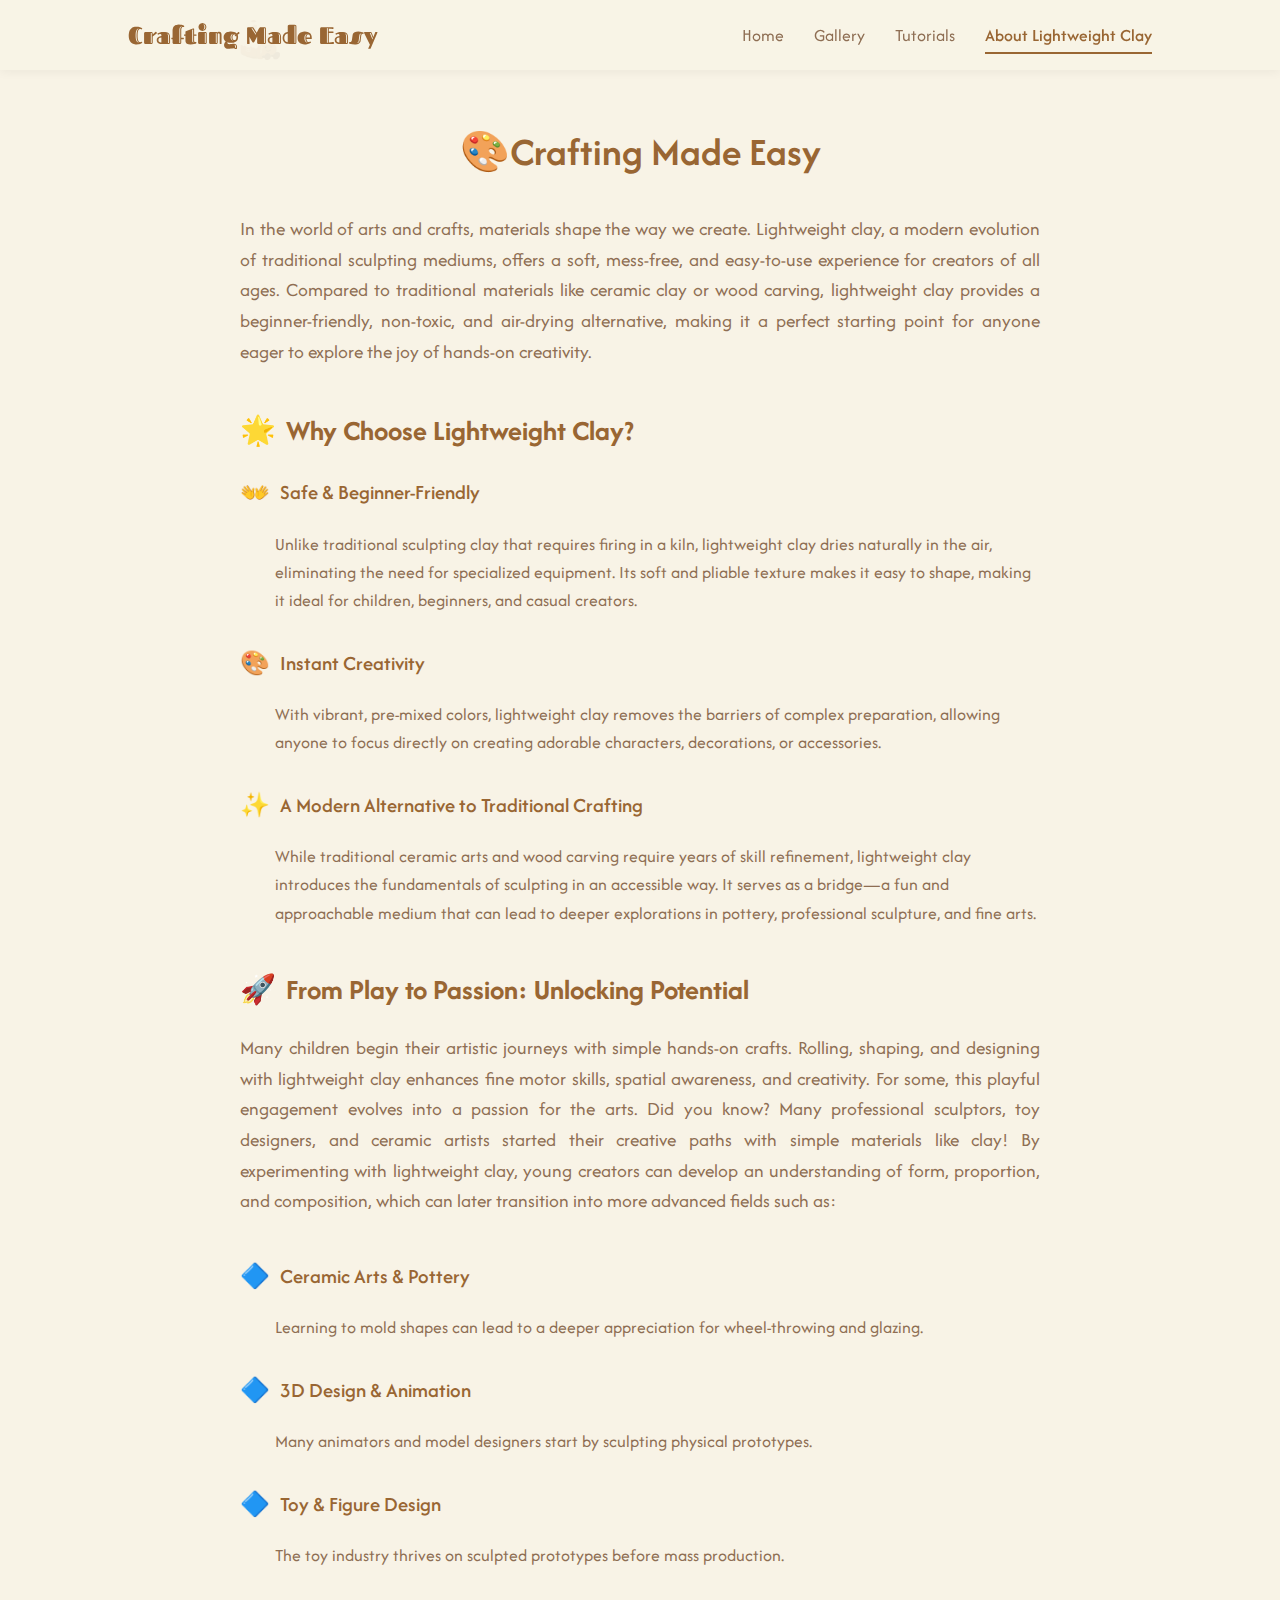
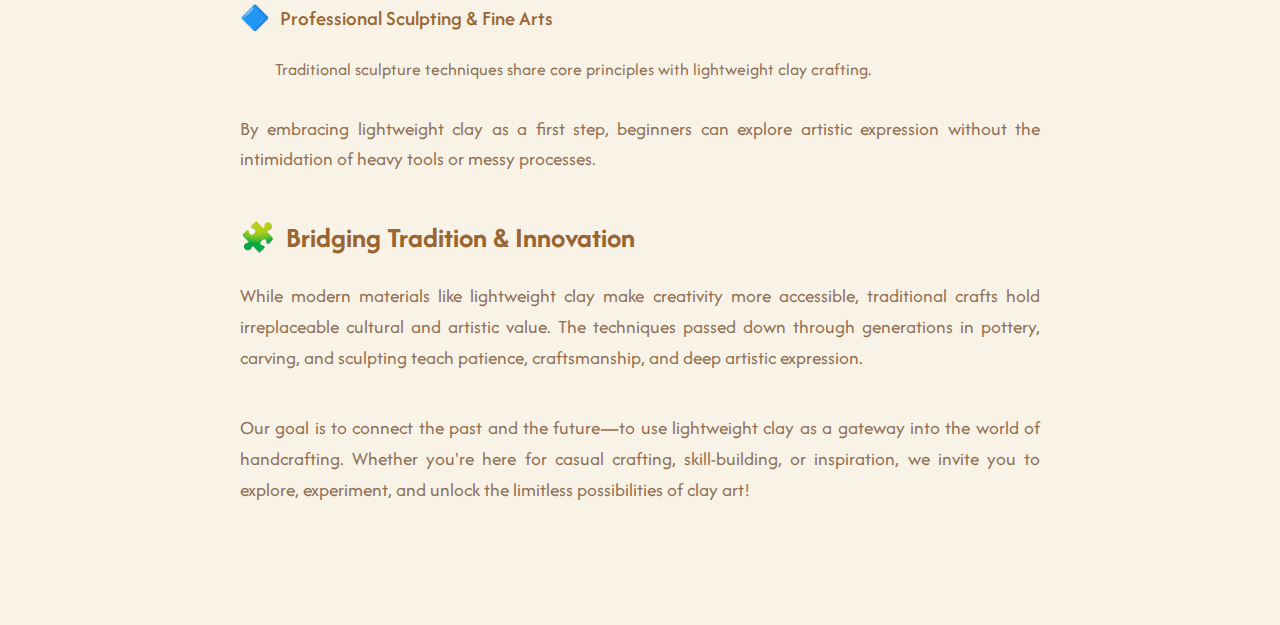
<file: lightweight_clay.html>
<!DOCTYPE html>
<html lang="en">
<head>
    <meta charset="UTF-8">
    <meta name="viewport" content="width=device-width, initial-scale=1.0">
    <title>轻质粘土 - Crafting Made Easy</title>
    <!-- cite: https://fonts.google.com -->
    <link href="https://fonts.googleapis.com/css2?family=Afacad:wght@400;500&display=swap" rel="stylesheet">

    <style>
        :root {
            --primary-color: #B59B7C;
            --secondary-color: #996633;
            --text-color: #8E6E53;
            --background-color: #F8F3E6;
            --highlight-color: #DEBCA9;
        }
        /* cite: custom font embedding with @font-face - MDN */
@font-face {
    font-family: 'Fascinate Inline';
    src: url('./fonts/FascinateInline-Regular.ttf') format('truetype');
    font-weight: normal;
    font-style: normal;
}

/* cite: custom font embedding with @font-face - MDN */
@font-face {
    font-family: 'Afacad';
    src: url('./fonts/Afacad-VariableFont_wght.ttf') format('truetype');
    font-weight: normal;
    font-style: normal;
}
        
body {
            font-family: 'Afacad', sans-serif;
            margin: 0;
            padding: 0;
            background-color: var(--background-color);
            color: var(--text-color);
            line-height: 1.6;
        }
        
        .container {
            max-width: 800px;
            margin: 0 auto;
            padding: 80px 20px;
            position: relative;
        }
        
        .home-icon {
            position: absolute;
            top: 20px;
            left: 20px;
            width: 40px;
            height: 40px;
            cursor: pointer;
            transition: transform 0.2s ease;
            z-index: 100;
        }

        .home-icon:hover {
            transform: scale(1.1);
        }
        
        .logo-container {
            width: 100%;
            text-align: center;
            margin-bottom: 30px;
            padding-top: 20px;
        }
        
        .title {
            display: flex;
            align-items: center;
            justify-content: center;
            color: #996633;
            font-size: 2.5rem;
            margin: 0;
            font-weight: 600;
        }

        .logo-palette {
            width: 55px;
            height: 55px;
            margin-right: 15px;
        }
        
        .intro-text {
            font-size: 1.2rem;
            margin-bottom: 40px;
            color: var(--text-color);
            text-align: justify;
        }
        
        .section-title {
            color: var(--secondary-color);
            font-size: 1.8rem;
            margin: 40px 0 20px;
            display: flex;
            align-items: center;
        }

        .section-title .emoji {
            font-size: 1.8rem;
            margin-right: 10px;
        }
        
        .feature {
            margin-bottom: 30px;
        }
        
        .feature-title {
            display: flex;
            align-items: center;
            font-size: 1.3rem;
            font-weight: 500;
            color: var(--secondary-color);
            margin-bottom: 10px;
        }
        
        .feature-title .emoji {
            font-size: 1.5rem;
            margin-right: 10px;
        }
        
        .feature-content {
            padding-left: 35px;
            font-size: 1.1rem;
        }
        
        @media (max-width: 768px) {
            .container {
                padding: 80px 15px;
            }
            
            .title {
                font-size: 2rem;
            }
            
            .intro-text {
                font-size: 1.1rem;
            }
            
            .section-title {
                font-size: 1.6rem;
            }
            
            .feature-title {
                font-size: 1.2rem;
            }
            
            .feature-content {
                font-size: 1rem;
                padding-left: 30px;
            }
        }
        
        /* PC端导航栏样式 */
        @media (min-width: 501px) {
            .nav-bar {
                width: 100%;
                height: 70px;
                background-color: rgba(248, 243, 230, 0.95);
                display: flex;
                justify-content: center;
                align-items: center;
                position: fixed;
                top: 0;
                left: 0;
                z-index: 2000;
                box-shadow: 0 2px 10px rgba(0, 0, 0, 0.05);
            }
            
            .nav-container {
                width: 80%;
                max-width: 1200px;
                display: flex;
                justify-content: space-between;
                align-items: center;
            }
            
            .nav-logo {
                font-family: 'Fascinate Inline', cursive;
                font-size: 1.5rem;
                color: var(--secondary-color);
                text-decoration: none;
            }
            
            .nav-links {
                display: flex;
                gap: 30px;
            }
            
            .nav-link {
                font-family: 'Afacad', sans-serif;
                font-size: 1.1rem;
                color: var(--text-color);
                text-decoration: none;
                position: relative;
                transition: color 0.3s ease;
            }
            
            .nav-link:hover {
                color: var(--secondary-color);
            }
            
            .nav-link::after {
                content: '';
                position: absolute;
                bottom: -5px;
                left: 0;
                width: 0;
                height: 2px;
                background-color: var(--secondary-color);
                transition: width 0.3s ease;
            }
            
            .nav-link:hover::after {
                width: 100%;
            }
            
            .nav-link.active {
                color: var(--secondary-color);
                font-weight: 500;
            }
            
            .nav-link.active::after {
                width: 100%;
            }
            
            /* 调整内容顶部间距以适应固定导航栏 */
            .container {
                padding-top: 100px;
            }
        }
        
        @media (max-width: 500px) {
            .nav-bar {
                display: none;
            }
        }
    </style>
</head>
<body>
    <!-- PC端导航栏 -->
    <!-- cite: advanced navigation styling beyond basic HTML demo -->
<div class="nav-bar" id="pc-nav-bar">
    <div class="nav-container">
        <a href="index.html" class="nav-logo">Crafting Made Easy</a>
        <div class="nav-links">
            <a href="index.html" class="nav-link">Home</a>
            <a href="puppy_tutorial.html" class="nav-link">Gallery</a>
            <a href="test.html" class="nav-link">Tutorials</a>
            <a href="lightweight_clay.html" class="nav-link active">About Lightweight Clay</a>
        </div>
    </div>
</div>

    <div class="container">
        <a href="index.html" class="home-link">
            <img src="图案/home.png" alt="返回首页" class="home-icon">
        </a>
        
        <div class="logo-container">
            <h1 class="title">
                <!-- cite: visual emoji enhancement for section headings -->
<span class="emoji">🎨</span>
                Crafting Made Easy
            </h1>
        </div>
        
        <p class="intro-text">
            In the world of arts and crafts, materials shape the way we create. Lightweight clay, a modern evolution of traditional sculpting mediums, offers a soft, mess-free, and easy-to-use experience for creators of all ages. Compared to traditional materials like ceramic clay or wood carving, lightweight clay provides a beginner-friendly, non-toxic, and air-drying alternative, making it a perfect starting point for anyone eager to explore the joy of hands-on creativity.
        </p>
        
        <h2 class="section-title">
            <span class="emoji">🌟</span> Why Choose Lightweight Clay?
        </h2>
        
        <div class="feature">
            <div class="feature-title">
                <span class="emoji">👐</span> Safe & Beginner-Friendly
            </div>
            <p class="feature-content">
                Unlike traditional sculpting clay that requires firing in a kiln, lightweight clay dries naturally in the air, eliminating the need for specialized equipment. Its soft and pliable texture makes it easy to shape, making it ideal for children, beginners, and casual creators.
            </p>
        </div>
        
        <div class="feature">
            <div class="feature-title">
                <!-- cite: visual emoji enhancement for section headings -->
<span class="emoji">🎨</span> Instant Creativity
            </div>
            <p class="feature-content">
                With vibrant, pre-mixed colors, lightweight clay removes the barriers of complex preparation, allowing anyone to focus directly on creating adorable characters, decorations, or accessories.
            </p>
        </div>
        
        <div class="feature">
            <div class="feature-title">
                <span class="emoji">✨</span> A Modern Alternative to Traditional Crafting
            </div>
            <p class="feature-content">
                While traditional ceramic arts and wood carving require years of skill refinement, lightweight clay introduces the fundamentals of sculpting in an accessible way. It serves as a bridge—a fun and approachable medium that can lead to deeper explorations in pottery, professional sculpture, and fine arts.
            </p>
        </div>

        <h2 class="section-title">
            <span class="emoji">🚀</span> From Play to Passion: Unlocking Potential
        </h2>

        <p class="intro-text">
            Many children begin their artistic journeys with simple hands-on crafts. Rolling, shaping, and designing with lightweight clay enhances fine motor skills, spatial awareness, and creativity. For some, this playful engagement evolves into a passion for the arts. Did you know? Many professional sculptors, toy designers, and ceramic artists started their creative paths with simple materials like clay! By experimenting with lightweight clay, young creators can develop an understanding of form, proportion, and composition, which can later transition into more advanced fields such as:
        </p>
        
        <div class="feature">
            <div class="feature-title">
                <span class="emoji">🔷</span> Ceramic Arts & Pottery
            </div>
            <p class="feature-content">
                Learning to mold shapes can lead to a deeper appreciation for wheel-throwing and glazing.
            </p>
        </div>

        <div class="feature">
            <div class="feature-title">
                <span class="emoji">🔷</span> 3D Design & Animation
            </div>
            <p class="feature-content">
                Many animators and model designers start by sculpting physical prototypes.
            </p>
        </div>

        <div class="feature">
            <div class="feature-title">
                <span class="emoji">🔷</span> Toy & Figure Design
            </div>
            <p class="feature-content">
                The toy industry thrives on sculpted prototypes before mass production.
            </p>
        </div>

        <div class="feature">
            <div class="feature-title">
                <span class="emoji">🔷</span> Professional Sculpting & Fine Arts
            </div>
            <p class="feature-content">
                Traditional sculpture techniques share core principles with lightweight clay crafting.
            </p>
        </div>
        
        <p class="intro-text">
            By embracing lightweight clay as a first step, beginners can explore artistic expression without the intimidation of heavy tools or messy processes.
        </p>
        
        <h2 class="section-title">
            <span class="emoji">🧩</span> Bridging Tradition & Innovation
        </h2>
        
        <p class="intro-text">
            While modern materials like lightweight clay make creativity more accessible, traditional crafts hold irreplaceable cultural and artistic value. The techniques passed down through generations in pottery, carving, and sculpting teach patience, craftsmanship, and deep artistic expression.
        </p>
        
        <p class="intro-text">
            Our goal is to connect the past and the future—to use lightweight clay as a gateway into the world of handcrafting. Whether you're here for casual crafting, skill-building, or inspiration, we invite you to explore, experiment, and unlock the limitless possibilities of clay art!
        </p>
    </div>
</body>
</html>
</file>
